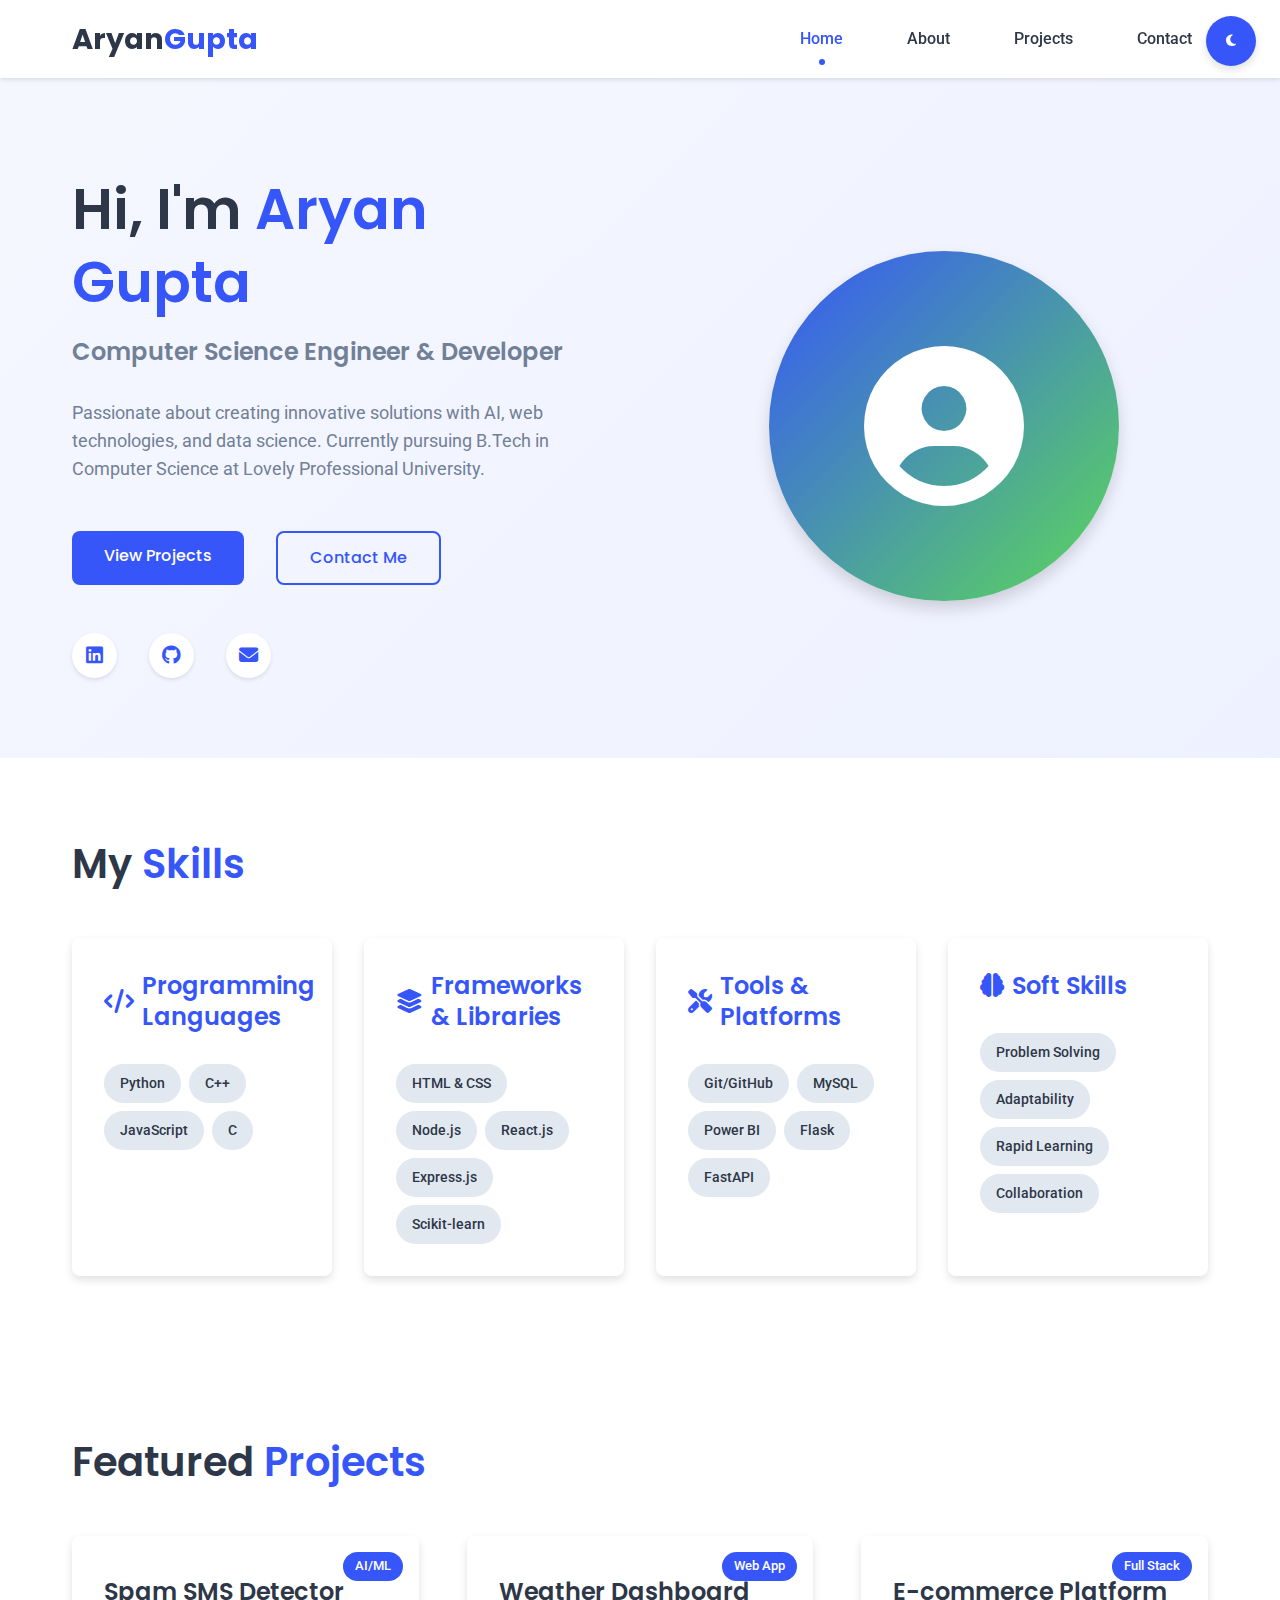
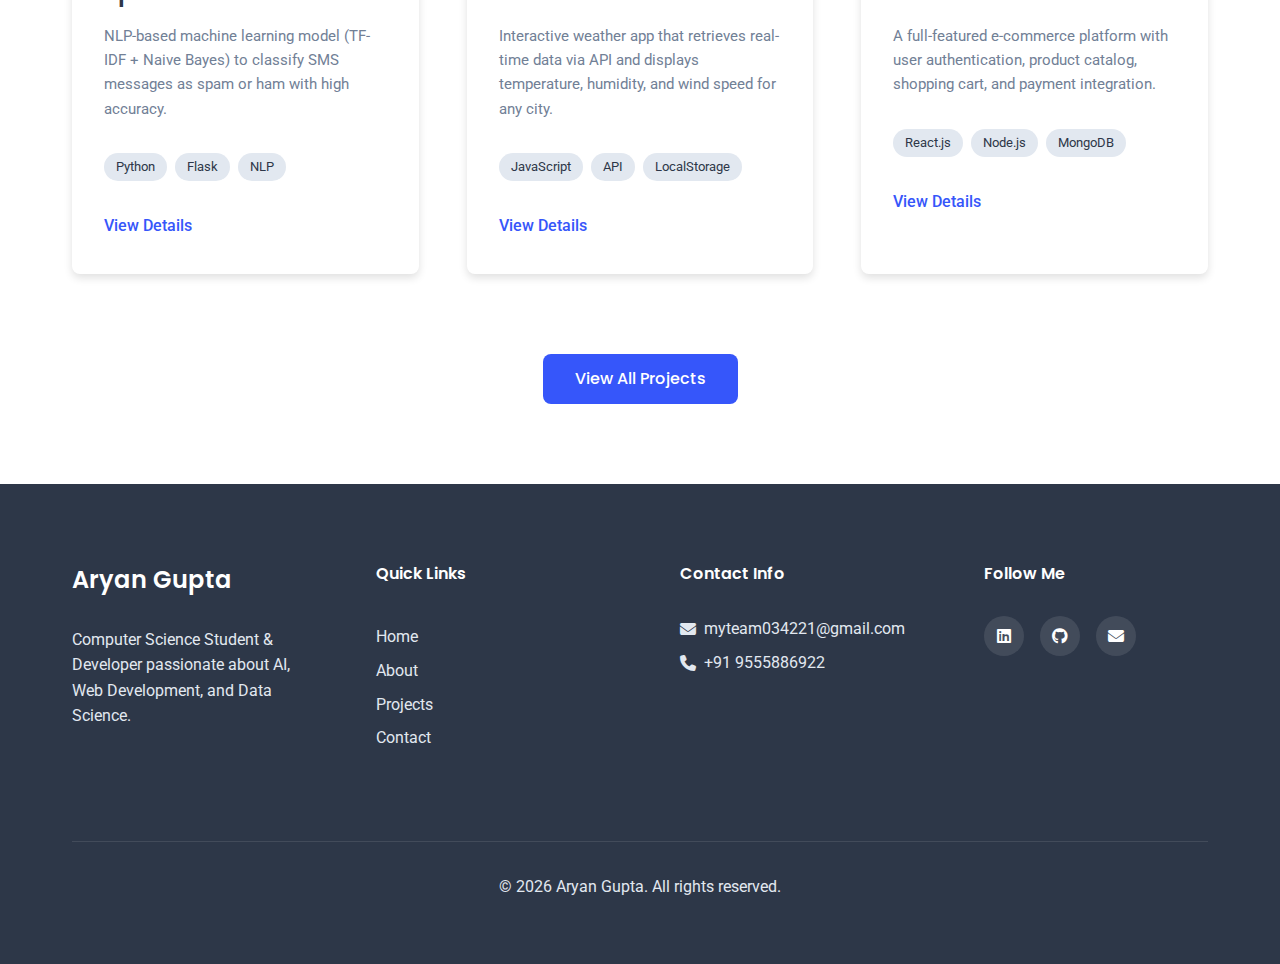
<file: index.html>
<!DOCTYPE html>
<html lang="en">
<head>
    <meta charset="UTF-8">
    <meta name="viewport" content="width=device-width, initial-scale=1.0">
    <title>Aryan Gupta | Portfolio</title>
    <link rel="stylesheet" href="css/style.css">
    <link rel="stylesheet" href="css/dark-mode.css">
    <link rel="stylesheet" href="https://cdnjs.cloudflare.com/ajax/libs/font-awesome/6.4.0/css/all.min.css">
    <link href="https://fonts.googleapis.com/css2?family=Poppins:wght@300;400;500;600;700&family=Roboto:wght@300;400;500&display=swap" rel="stylesheet">
</head>
<body>
    <!-- Theme Toggle Button -->
    <button id="theme-toggle" class="theme-toggle" aria-label="Toggle dark/light mode">
        <i class="fas fa-moon"></i>
    </button>

    <!-- Navigation Bar -->
    <nav class="navbar">
        <div class="container">
            <a href="index.html" class="logo">Aryan<span>Gupta</span></a>
            <div class="nav-links">
                <a href="index.html" class="active">Home</a>
                <a href="about.html">About</a>
                <a href="projects.html">Projects</a>
                <a href="contact.html">Contact</a>
            </div>
            <button class="menu-toggle" aria-label="Menu">
                <i class="fas fa-bars"></i>
            </button>
        </div>
    </nav>

    <!-- Hero Section -->
    <section class="hero">
        <div class="container">
            <div class="hero-content">
                <div class="hero-text">
                    <h1 class="hero-title">Hi, I'm <span class="highlight">Aryan Gupta</span></h1>
                    <h2 class="hero-subtitle">Computer Science Engineer & Developer</h2>
                    <p class="hero-description">Passionate about creating innovative solutions with AI, web technologies, and data science. Currently pursuing B.Tech in Computer Science at Lovely Professional University.</p>
                    <div class="hero-buttons">
                        <a href="projects.html" class="btn btn-primary">View Projects</a>
                        <a href="contact.html" class="btn btn-secondary">Contact Me</a>
                    </div>
                    <div class="social-links">
                        <a href="https://linkedin.com/in/aryan-gupta-ago" target="_blank"><i class="fab fa-linkedin"></i></a>
                        <a href="https://github.com/aryanishan" target="_blank"><i class="fab fa-github"></i></a>
                        <a href="mailto:myteam034221@gmail.com"><i class="fas fa-envelope"></i></a>
                    </div>
                </div>
                <div class="hero-image">
                    <div class="image-placeholder">
                        <i class="fas fa-user-circle"></i>
                    </div>
                </div>
            </div>
        </div>
    </section>

    <!-- Skills Section -->
    <section class="skills">
        <div class="container">
            <h2 class="section-title">My <span class="highlight">Skills</span></h2>
            <div class="skills-grid">
                <div class="skill-category">
                    <h3><i class="fas fa-code"></i> Programming Languages</h3>
                    <div class="skill-tags">
                        <span class="skill-tag">Python</span>
                        <span class="skill-tag">C++</span>
                        <span class="skill-tag">JavaScript</span>
                        <span class="skill-tag">C</span>
                    </div>
                </div>
                <div class="skill-category">
                    <h3><i class="fas fa-layer-group"></i> Frameworks & Libraries</h3>
                    <div class="skill-tags">
                        <span class="skill-tag">HTML & CSS</span>
                        <span class="skill-tag">Node.js</span>
                        <span class="skill-tag">React.js</span>
                        <span class="skill-tag">Express.js</span>
                        <span class="skill-tag">Scikit-learn</span>
                    </div>
                </div>
                <div class="skill-category">
                    <h3><i class="fas fa-tools"></i> Tools & Platforms</h3>
                    <div class="skill-tags">
                        <span class="skill-tag">Git/GitHub</span>
                        <span class="skill-tag">MySQL</span>
                        <span class="skill-tag">Power BI</span>
                        <span class="skill-tag">Flask</span>
                        <span class="skill-tag">FastAPI</span>
                    </div>
                </div>
                <div class="skill-category">
                    <h3><i class="fas fa-brain"></i> Soft Skills</h3>
                    <div class="skill-tags">
                        <span class="skill-tag">Problem Solving</span>
                        <span class="skill-tag">Adaptability</span>
                        <span class="skill-tag">Rapid Learning</span>
                        <span class="skill-tag">Collaboration</span>
                    </div>
                </div>
            </div>
        </div>
    </section>

    <!-- Projects Preview Section -->
    <section class="projects-preview">
        <div class="container">
            <h2 class="section-title">Featured <span class="highlight">Projects</span></h2>
            <div class="projects-grid">
                <div class="project-card">
                    <div class="project-badge">AI/ML</div>
                    <h3 class="project-title">Spam SMS Detector</h3>
                    <p class="project-description">NLP-based machine learning model (TF-IDF + Naive Bayes) to classify SMS messages as spam or ham with high accuracy.</p>
                    <div class="project-tech">
                        <span>Python</span>
                        <span>Flask</span>
                        <span>NLP</span>
                    </div>
                    <a href="projects.html#spam-detector" class="project-link">View Details</a>
                </div>
                <div class="project-card">
                    <div class="project-badge">Web App</div>
                    <h3 class="project-title">Weather Dashboard</h3>
                    <p class="project-description">Interactive weather app that retrieves real-time data via API and displays temperature, humidity, and wind speed for any city.</p>
                    <div class="project-tech">
                        <span>JavaScript</span>
                        <span>API</span>
                        <span>LocalStorage</span>
                    </div>
                    <a href="projects.html#weather-app" class="project-link">View Details</a>
                </div>
                <div class="project-card">
                    <div class="project-badge">Full Stack</div>
                    <h3 class="project-title">E-commerce Platform</h3>
                    <p class="project-description">A full-featured e-commerce platform with user authentication, product catalog, shopping cart, and payment integration.</p>
                    <div class="project-tech">
                        <span>React.js</span>
                        <span>Node.js</span>
                        <span>MongoDB</span>
                    </div>
                    <a href="projects.html#ecommerce" class="project-link">View Details</a>
                </div>
            </div>
            <div class="text-center">
                <a href="projects.html" class="btn btn-primary">View All Projects</a>
            </div>
        </div>
    </section>

    <!-- Footer -->
    <footer class="footer">
        <div class="container">
            <div class="footer-content">
                <div class="footer-info">
                    <h3>Aryan Gupta</h3>
                    <p>Computer Science Student & Developer passionate about AI, Web Development, and Data Science.</p>
                </div>
                <div class="footer-links">
                    <h4>Quick Links</h4>
                    <a href="index.html">Home</a>
                    <a href="about.html">About</a>
                    <a href="projects.html">Projects</a>
                    <a href="contact.html">Contact</a>
                </div>
                <div class="footer-contact">
                    <h4>Contact Info</h4>
                    <p><i class="fas fa-envelope"></i> myteam034221@gmail.com</p>
                    <p><i class="fas fa-phone"></i> +91 9555886922</p>
                </div>
                <div class="footer-social">
                    <h4>Follow Me</h4>
                    <div class="social-icons">
                        <a href="https://www.linkedin.com/in/aryan-gupta-ag01/" target="_blank"><i class="fab fa-linkedin"></i></a>
                        <a href="https://github.com/aryanishan" target="_blank"><i class="fab fa-github"></i></a>
                        <a href="mailto:myteam034221@gmail.com"><i class="fas fa-envelope"></i></a>
                    </div>
                </div>
            </div>
            <div class="footer-bottom">
                <p>&copy; <span id="current-year"></span> Aryan Gupta. All rights reserved.</p>
            </div>
        </div>
    </footer>

    <script src="js/script.js"></script>
</body>
</html>
</file>
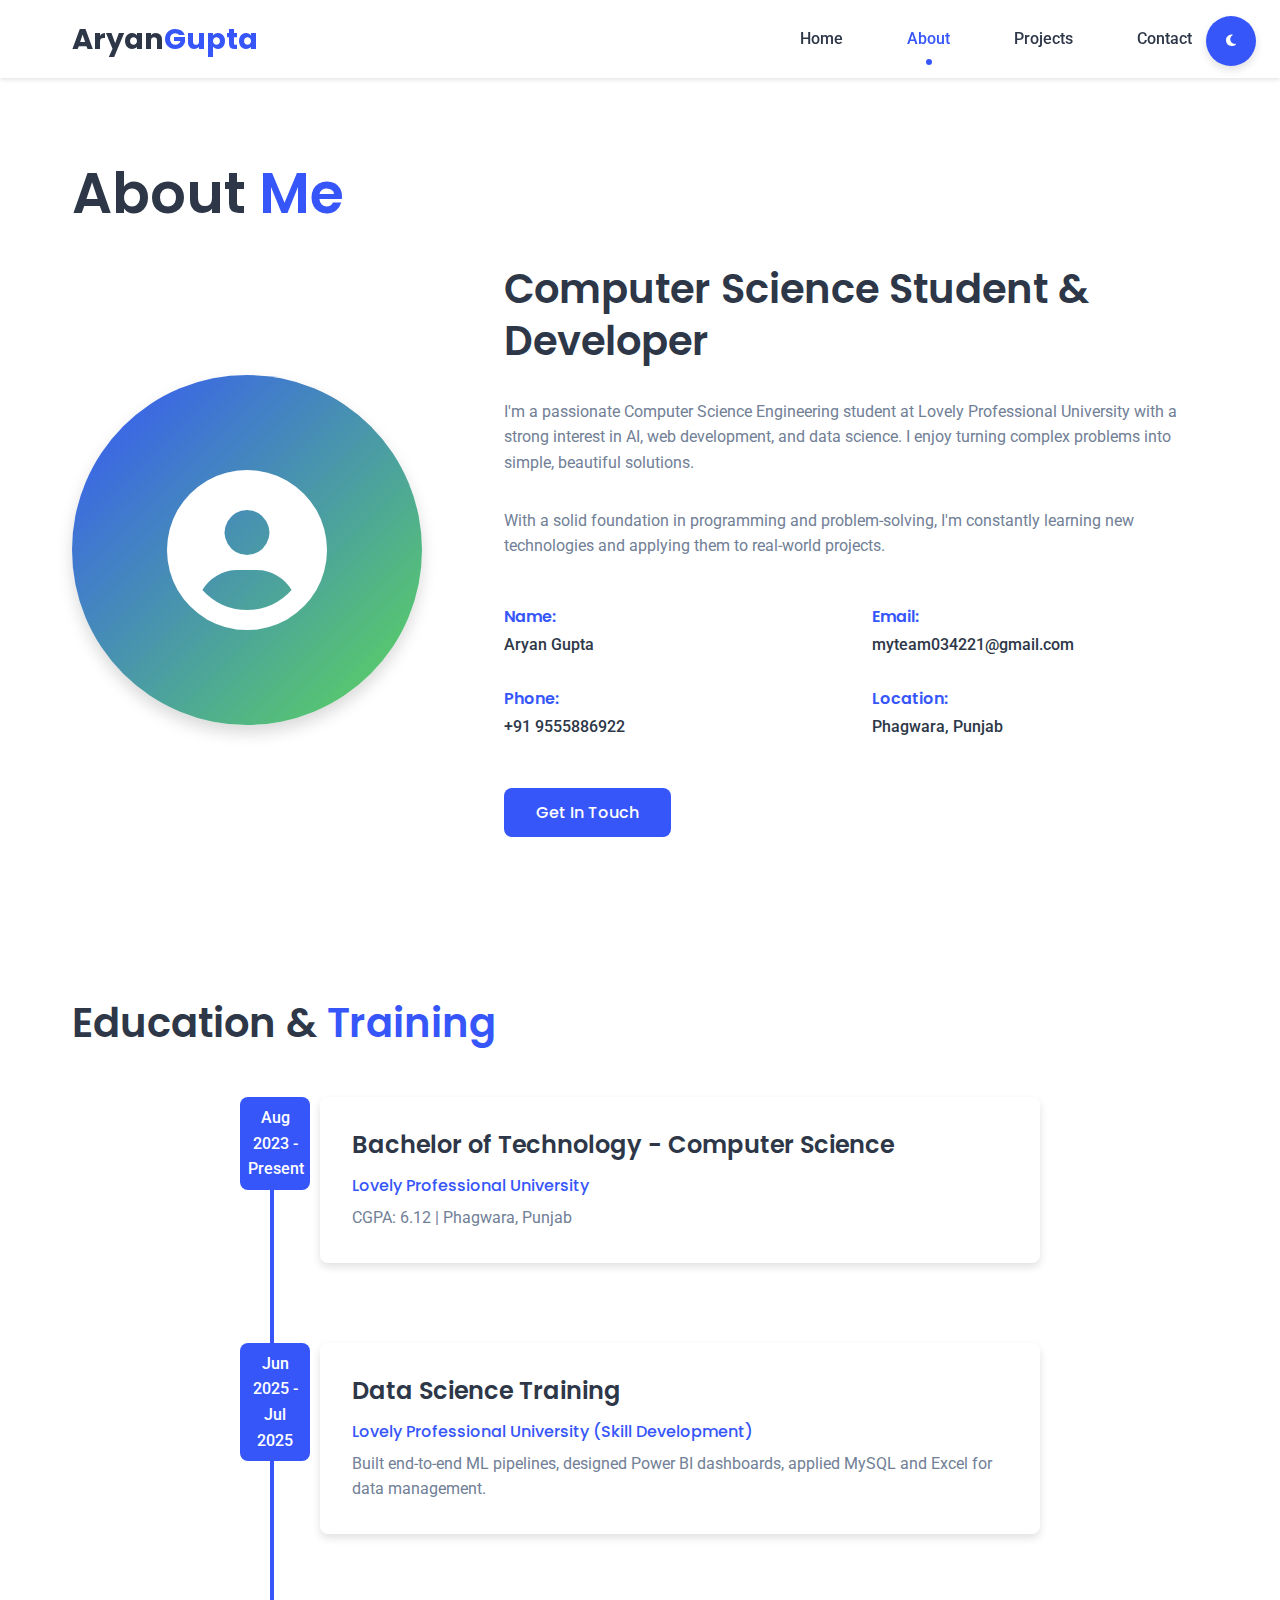
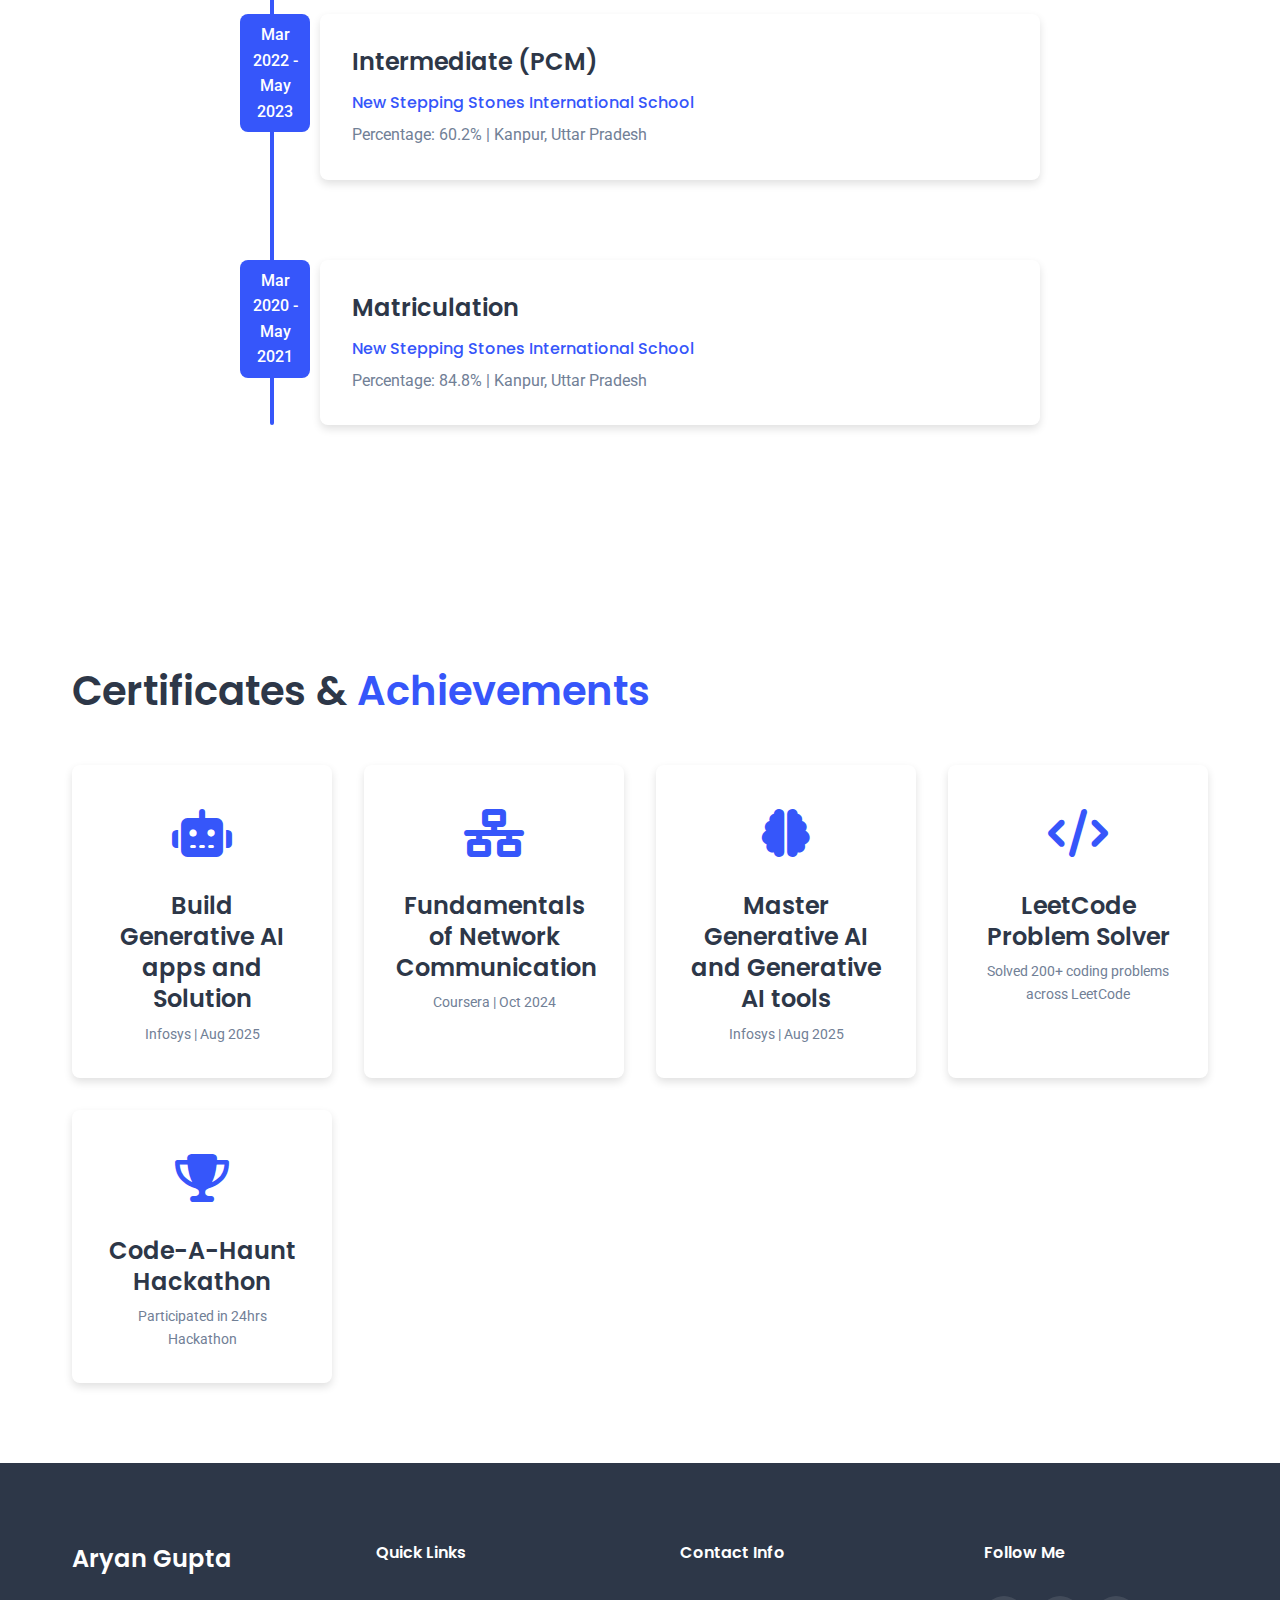
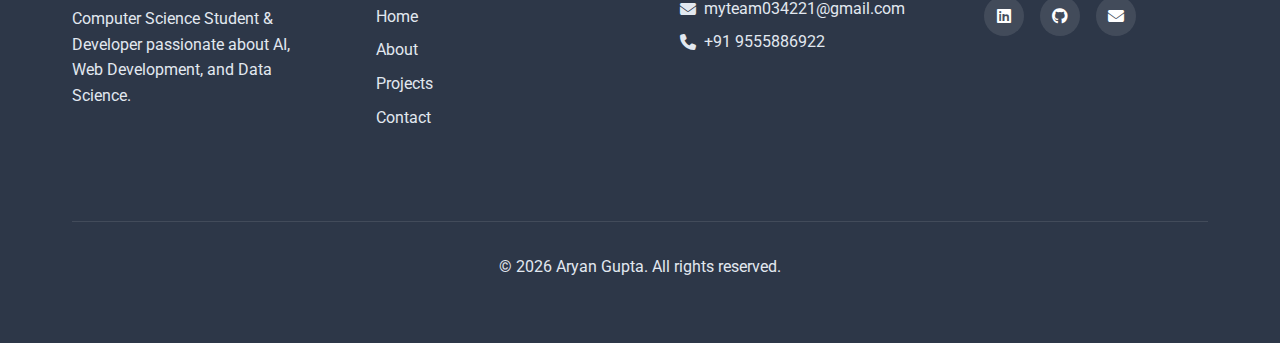
<file: about.html>
<!DOCTYPE html>
<html lang="en">
<head>
    <meta charset="UTF-8">
    <meta name="viewport" content="width=device-width, initial-scale=1.0">
    <title>About | Aryan Gupta</title>
    <link rel="stylesheet" href="css/style.css">
    <link rel="stylesheet" href="css/dark-mode.css">
    <link rel="stylesheet" href="https://cdnjs.cloudflare.com/ajax/libs/font-awesome/6.4.0/css/all.min.css">
    <link href="https://fonts.googleapis.com/css2?family=Poppins:wght@300;400;500;600;700&family=Roboto:wght@300;400;500&display=swap" rel="stylesheet">
</head>
<body>
    <!-- Theme Toggle Button -->
    <button id="theme-toggle" class="theme-toggle" aria-label="Toggle dark/light mode">
        <i class="fas fa-moon"></i>
    </button>

    <!-- Navigation Bar -->
    <nav class="navbar">
        <div class="container">
            <a href="index.html" class="logo">Aryan<span>Gupta</span></a>
            <div class="nav-links">
                <a href="index.html">Home</a>
                <a href="about.html" class="active">About</a>
                <a href="projects.html">Projects</a>
                <a href="contact.html">Contact</a>
            </div>
            <button class="menu-toggle" aria-label="Menu">
                <i class="fas fa-bars"></i>
            </button>
        </div>
    </nav>

    <!-- About Hero -->
    <section class="about-hero">
        <div class="container">
            <h1 class="section-title">About <span class="highlight">Me</span></h1>
            <div class="about-content">
                <div class="about-image">
                    <div class="image-placeholder">
                        <i class="fas fa-user-circle"></i>
                    </div>
                </div>
                <div class="about-text">
                    <h2>Computer Science Student & Developer</h2>
                    <p>I'm a passionate Computer Science Engineering student at Lovely Professional University with a strong interest in AI, web development, and data science. I enjoy turning complex problems into simple, beautiful solutions.</p>
                    <p>With a solid foundation in programming and problem-solving, I'm constantly learning new technologies and applying them to real-world projects.</p>
                    
                    <div class="about-details">
                        <div class="detail-item">
                            <h4>Name:</h4>
                            <p>Aryan Gupta</p>
                        </div>
                        <div class="detail-item">
                            <h4>Email:</h4>
                            <p>myteam034221@gmail.com</p>
                        </div>
                        <div class="detail-item">
                            <h4>Phone:</h4>
                            <p>+91 9555886922</p>
                        </div>
                        <div class="detail-item">
                            <h4>Location:</h4>
                            <p>Phagwara, Punjab</p>
                        </div>
                    </div>
                    
                    <a href="contact.html" class="btn btn-primary">Get In Touch</a>
                </div>
            </div>
        </div>
    </section>

    <!-- Education & Training -->
    <section class="education">
        <div class="container">
            <h2 class="section-title">Education & <span class="highlight">Training</span></h2>
            
            <div class="timeline">
                <div class="timeline-item">
                    <div class="timeline-date">Aug 2023 - Present</div>
                    <div class="timeline-content">
                        <h3>Bachelor of Technology - Computer Science</h3>
                        <h4>Lovely Professional University</h4>
                        <p>CGPA: 6.12 | Phagwara, Punjab</p>
                    </div>
                </div>
                
                <div class="timeline-item">
                    <div class="timeline-date">Jun 2025 - Jul 2025</div>
                    <div class="timeline-content">
                        <h3>Data Science Training</h3>
                        <h4>Lovely Professional University (Skill Development)</h4>
                        <p>Built end-to-end ML pipelines, designed Power BI dashboards, applied MySQL and Excel for data management.</p>
                    </div>
                </div>
                
                <div class="timeline-item">
                    <div class="timeline-date">Mar 2022 - May 2023</div>
                    <div class="timeline-content">
                        <h3>Intermediate (PCM)</h3>
                        <h4>New Stepping Stones International School</h4>
                        <p>Percentage: 60.2% | Kanpur, Uttar Pradesh</p>
                    </div>
                </div>
                
                <div class="timeline-item">
                    <div class="timeline-date">Mar 2020 - May 2021</div>
                    <div class="timeline-content">
                        <h3>Matriculation</h3>
                        <h4>New Stepping Stones International School</h4>
                        <p>Percentage: 84.8% | Kanpur, Uttar Pradesh</p>
                    </div>
                </div>
            </div>
        </div>
    </section>

    <!-- Certificates Section -->
    <section class="certificates">
        <div class="container">
            <h2 class="section-title">Certificates & <span class="highlight">Achievements</span></h2>
            
            <div class="certificates-grid">
                <div class="certificate-card">
                    <div class="certificate-icon">
                        <i class="fas fa-robot"></i>
                    </div>
                    <h3>Build Generative AI apps and Solution</h3>
                    <p>Infosys | Aug 2025</p>
                </div>
                
                <div class="certificate-card">
                    <div class="certificate-icon">
                        <i class="fas fa-network-wired"></i>
                    </div>
                    <h3>Fundamentals of Network Communication</h3>
                    <p>Coursera | Oct 2024</p>
                </div>
                
                <div class="certificate-card">
                    <div class="certificate-icon">
                        <i class="fas fa-brain"></i>
                    </div>
                    <h3>Master Generative AI and Generative AI tools</h3>
                    <p>Infosys | Aug 2025</p>
                </div>
                
                <div class="certificate-card">
                    <div class="certificate-icon">
                        <i class="fas fa-code"></i>
                    </div>
                    <h3>LeetCode Problem Solver</h3>
                    <p>Solved 200+ coding problems across LeetCode</p>
                </div>
                
                <div class="certificate-card">
                    <div class="certificate-icon">
                        <i class="fas fa-trophy"></i>
                    </div>
                    <h3>Code-A-Haunt Hackathon</h3>
                    <p>Participated in 24hrs Hackathon</p>
                </div>
            </div>
        </div>
    </section>

    <!-- Footer -->
    <footer class="footer">
        <div class="container">
            <div class="footer-content">
                <div class="footer-info">
                    <h3>Aryan Gupta</h3>
                    <p>Computer Science Student & Developer passionate about AI, Web Development, and Data Science.</p>
                </div>
                <div class="footer-links">
                    <h4>Quick Links</h4>
                    <a href="index.html">Home</a>
                    <a href="about.html">About</a>
                    <a href="projects.html">Projects</a>
                    <a href="contact.html">Contact</a>
                </div>
                <div class="footer-contact">
                    <h4>Contact Info</h4>
                    <p><i class="fas fa-envelope"></i> myteam034221@gmail.com</p>
                    <p><i class="fas fa-phone"></i> +91 9555886922</p>
                </div>
                <div class="footer-social">
                    <h4>Follow Me</h4>
                    <div class="social-icons">
                        <a href="https://www.linkedin.com/in/aryan-gupta-ag01/" target="_blank"><i class="fab fa-linkedin"></i></a>
                        <a href="https://github.com/aryanishan" target="_blank"><i class="fab fa-github"></i></a>
                        <a href="mailto:myteam034221@gmail.com"><i class="fas fa-envelope"></i></a>
                    </div>
                </div>
            </div>
            <div class="footer-bottom">
                <p>&copy; <span id="current-year"></span> Aryan Gupta. All rights reserved.</p>
            </div>
        </div>
    </footer>

    <script src="js/script.js"></script>
</body>
</html>
</file>
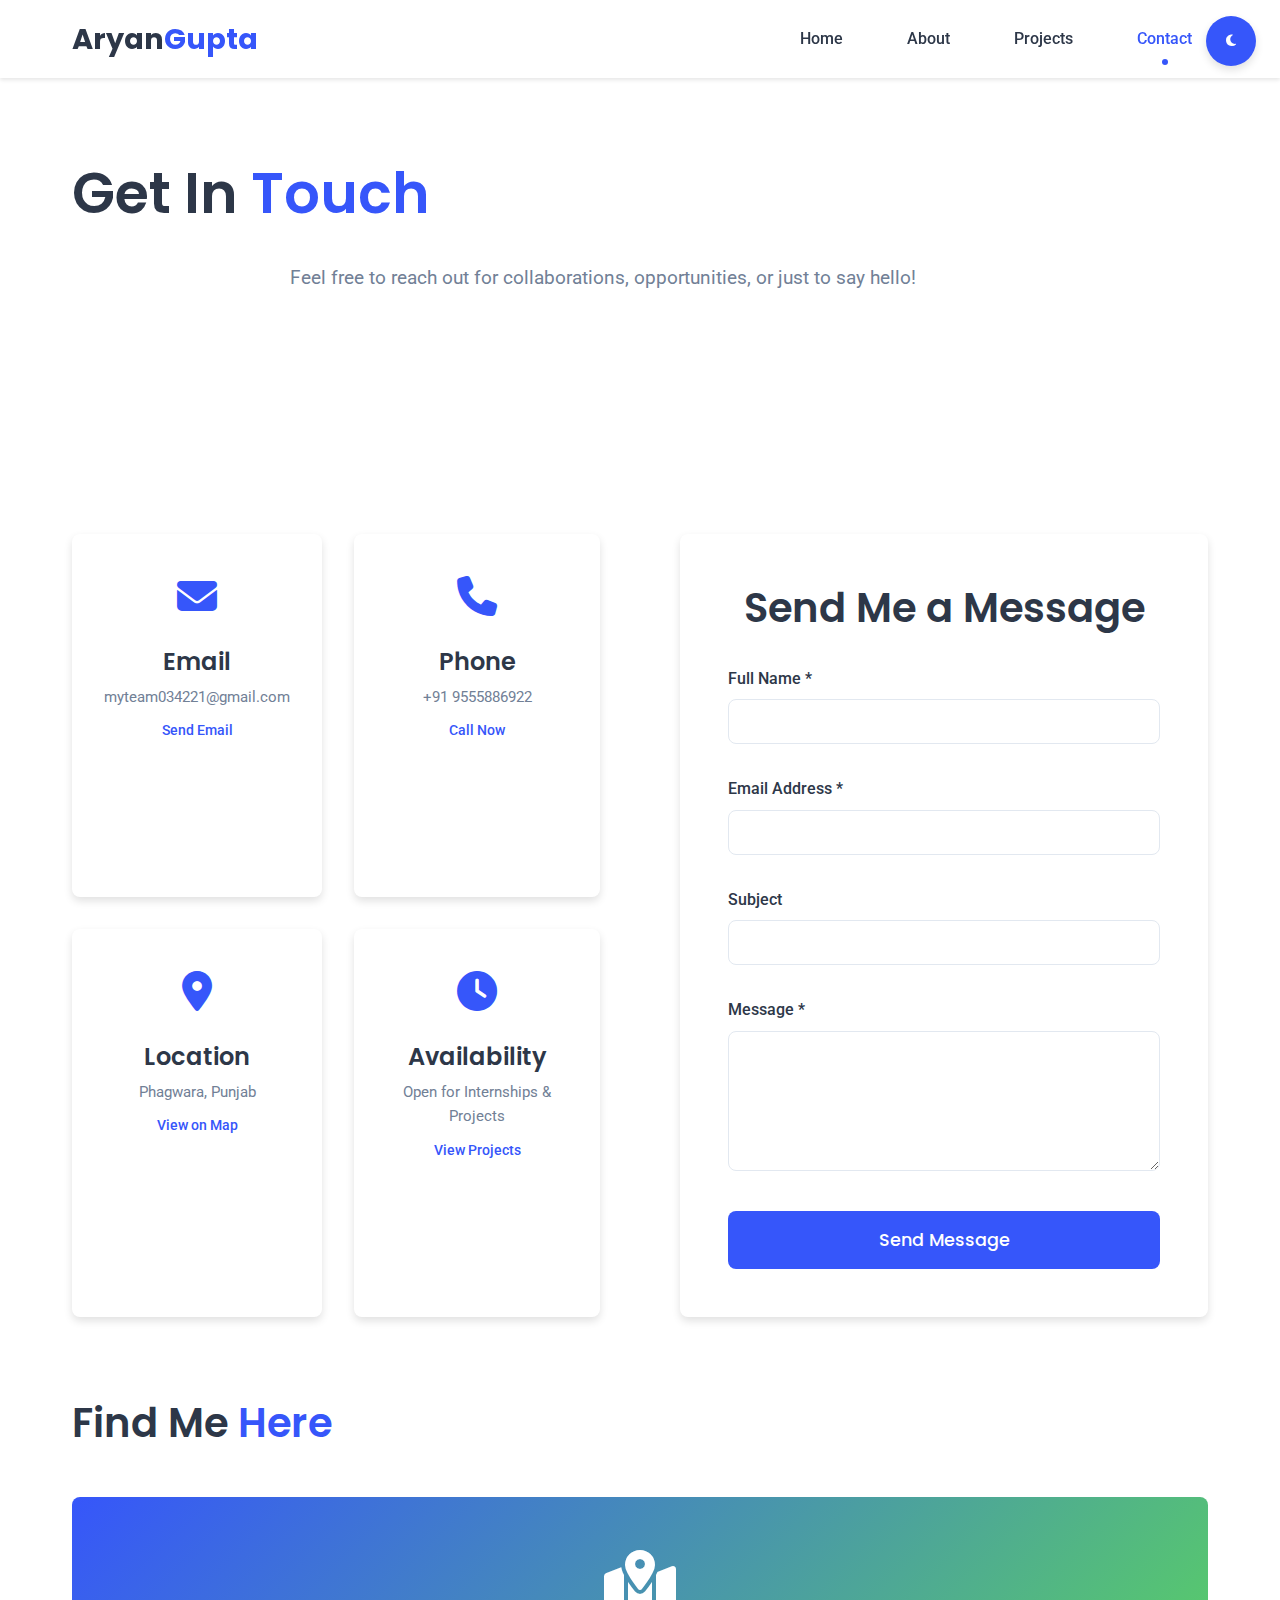
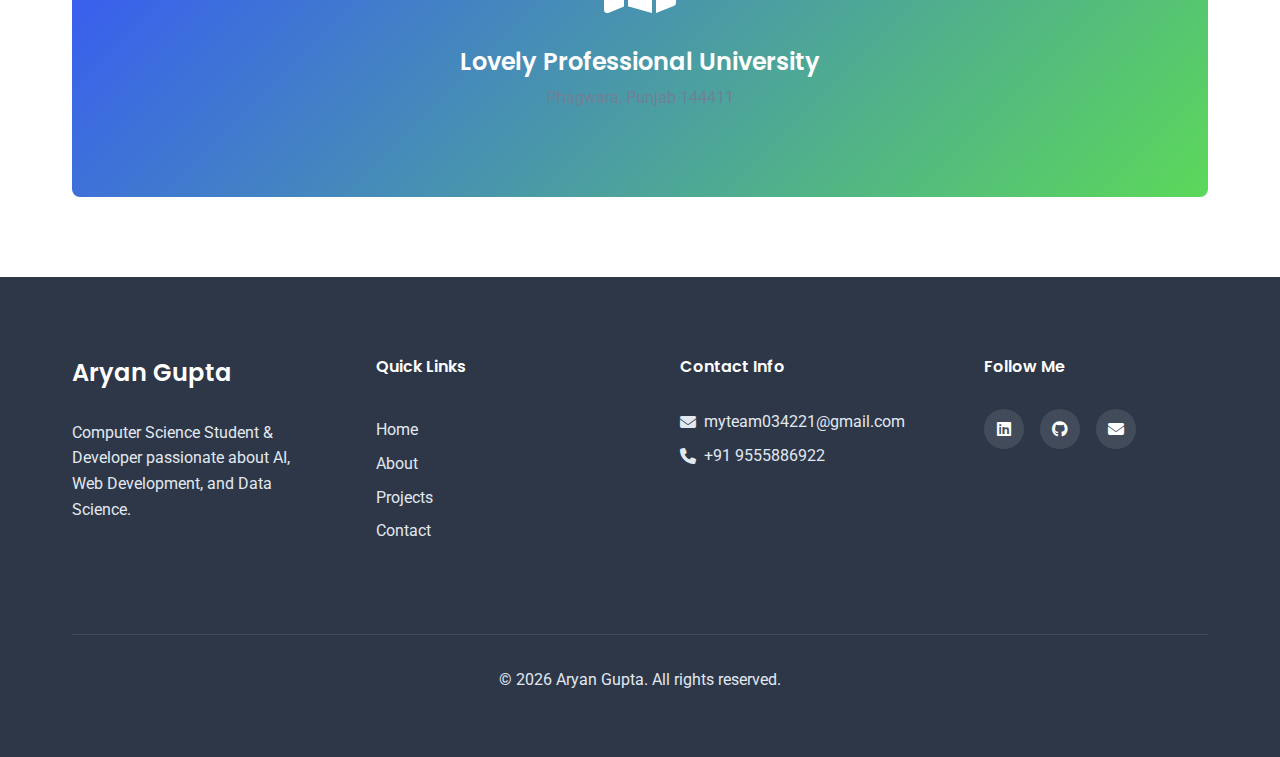
<file: contact.html>
<!DOCTYPE html>
<html lang="en">
<head>
    <meta charset="UTF-8">
    <meta name="viewport" content="width=device-width, initial-scale=1.0">
    <title>Contact | Aryan Gupta</title>
    <link rel="stylesheet" href="css/style.css">
    <link rel="stylesheet" href="css/dark-mode.css">
    <link rel="stylesheet" href="https://cdnjs.cloudflare.com/ajax/libs/font-awesome/6.4.0/css/all.min.css">
    <link href="https://fonts.googleapis.com/css2?family=Poppins:wght@300;400;500;600;700&family=Roboto:wght@300;400;500&display=swap" rel="stylesheet">
</head>
<body>
    <!-- Theme Toggle Button -->
    <button id="theme-toggle" class="theme-toggle" aria-label="Toggle dark/light mode">
        <i class="fas fa-moon"></i>
    </button>

    <!-- Navigation Bar -->
    <nav class="navbar">
        <div class="container">
            <a href="index.html" class="logo">Aryan<span>Gupta</span></a>
            <div class="nav-links">
                <a href="index.html">Home</a>
                <a href="about.html">About</a>
                <a href="projects.html">Projects</a>
                <a href="contact.html" class="active">Contact</a>
            </div>
            <button class="menu-toggle" aria-label="Menu">
                <i class="fas fa-bars"></i>
            </button>
        </div>
    </nav>

    <!-- Contact Hero -->
    <section class="contact-hero">
        <div class="container">
            <h1 class="section-title">Get In <span class="highlight">Touch</span></h1>
            <p class="section-subtitle">Feel free to reach out for collaborations, opportunities, or just to say hello!</p>
        </div>
    </section>

    <!-- Contact Section -->
    <section class="contact-section">
        <div class="container">
            <div class="contact-content">
                <!-- Contact Info -->
                <div class="contact-info">
                    <div class="contact-card">
                        <div class="contact-icon">
                            <i class="fas fa-envelope"></i>
                        </div>
                        <h3>Email</h3>
                        <p>myteam034221@gmail.com</p>
                        <a href="mailto:myteam034221@gmail.com">Send Email</a>
                    </div>
                    
                    <div class="contact-card">
                        <div class="contact-icon">
                            <i class="fas fa-phone"></i>
                        </div>
                        <h3>Phone</h3>
                        <p>+91 9555886922</p>
                        <a href="tel:+919555886922">Call Now</a>
                    </div>
                    
                    <div class="contact-card">
                        <div class="contact-icon">
                            <i class="fas fa-map-marker-alt"></i>
                        </div>
                        <h3>Location</h3>
                        <p>Phagwara, Punjab</p>
                        <a href="https://maps.google.com" target="_blank">View on Map</a>
                    </div>
                    
                    <div class="contact-card">
                        <div class="contact-icon">
                            <i class="fas fa-clock"></i>
                        </div>
                        <h3>Availability</h3>
                        <p>Open for Internships & Projects</p>
                        <a href="projects.html">View Projects</a>
                    </div>
                </div>
                
                <!-- Contact Form -->
                <div class="contact-form-container">
                    <h2>Send Me a Message</h2>
                    <form id="contactForm" class="contact-form">
                        <div class="form-group">
                            <label for="name">Full Name *</label>
                            <input type="text" id="name" name="name" required>
                            <div class="error-message" id="name-error"></div>
                        </div>
                        
                        <div class="form-group">
                            <label for="email">Email Address *</label>
                            <input type="email" id="email" name="email" required>
                            <div class="error-message" id="email-error"></div>
                        </div>
                        
                        <div class="form-group">
                            <label for="subject">Subject</label>
                            <input type="text" id="subject" name="subject">
                        </div>
                        
                        <div class="form-group">
                            <label for="message">Message *</label>
                            <textarea id="message" name="message" rows="6" required></textarea>
                            <div class="error-message" id="message-error"></div>
                        </div>
                        
                        <button type="submit" class="btn btn-primary">Send Message</button>
                        <div id="form-message"></div>
                    </form>
                </div>
            </div>
        </div>
    </section>

    <!-- Map Section -->
    <section class="map-section">
        <div class="container">
            <h2 class="section-title">Find Me <span class="highlight">Here</span></h2>
            <div class="map-placeholder">
                <div class="map-content">
                    <i class="fas fa-map-marked-alt"></i>
                    <h3>Lovely Professional University</h3>
                    <p>Phagwara, Punjab 144411</p>
                </div>
            </div>
        </div>
    </section>

    <!-- Footer -->
    <footer class="footer">
        <div class="container">
            <div class="footer-content">
                <div class="footer-info">
                    <h3>Aryan Gupta</h3>
                    <p>Computer Science Student & Developer passionate about AI, Web Development, and Data Science.</p>
                </div>
                <div class="footer-links">
                    <h4>Quick Links</h4>
                    <a href="index.html">Home</a>
                    <a href="about.html">About</a>
                    <a href="projects.html">Projects</a>
                    <a href="contact.html">Contact</a>
                </div>
                <div class="footer-contact">
                    <h4>Contact Info</h4>
                    <p><i class="fas fa-envelope"></i> myteam034221@gmail.com</p>
                    <p><i class="fas fa-phone"></i> +91 9555886922</p>
                </div>
                <div class="footer-social">
                    <h4>Follow Me</h4>
                    <div class="social-icons">
                        <a href="https://www.linkedin.com/in/aryan-gupta-ag01/" target="_blank"><i class="fab fa-linkedin"></i></a>
                        <a href="https://github.com/aryanishan" target="_blank"><i class="fab fa-github"></i></a>
                        <a href="mailto:myteam034221@gmail.com"><i class="fas fa-envelope"></i></a>
                    </div>
                </div>
            </div>
            <div class="footer-bottom">
                <p>&copy; <span id="current-year"></span> Aryan Gupta. All rights reserved.</p>
            </div>
        </div>
    </footer>

    <script src="js/script.js"></script>
    <script src="js/form-validation.js"></script>
</body>
</html>
</file>
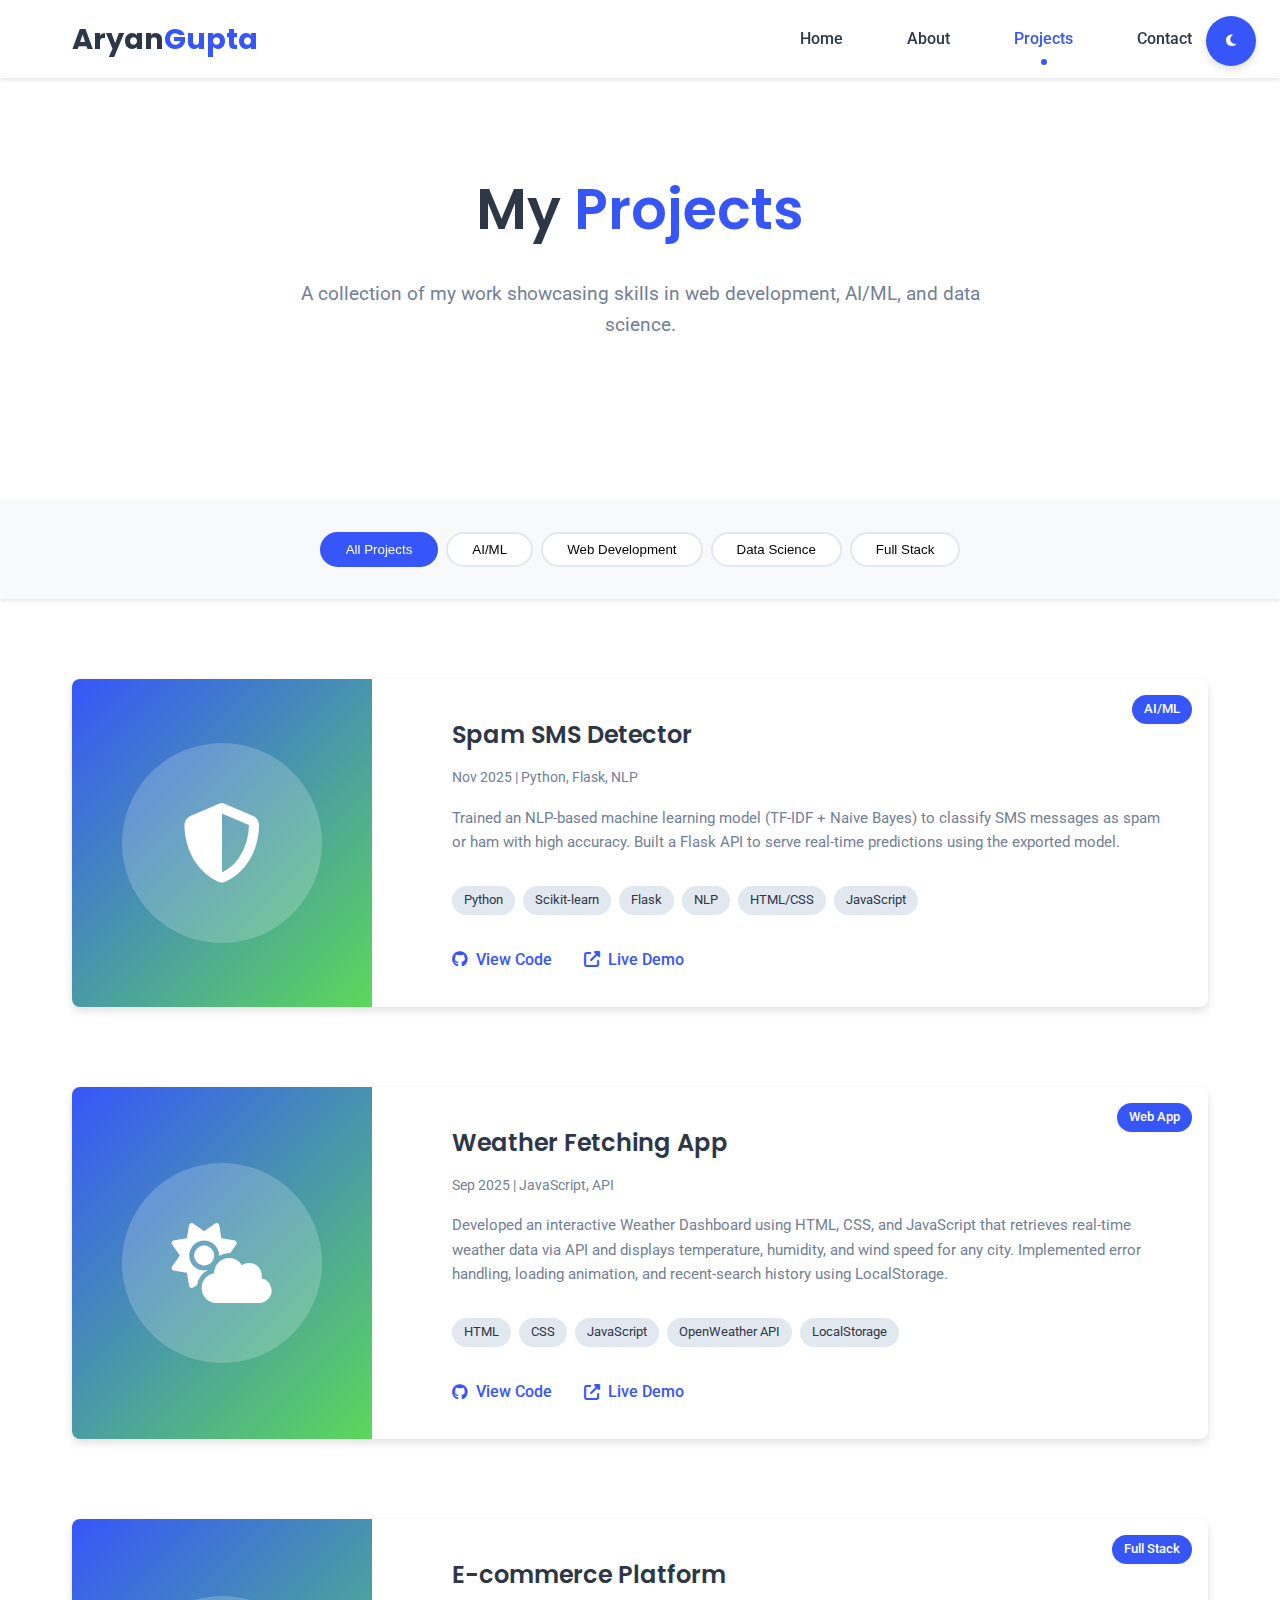
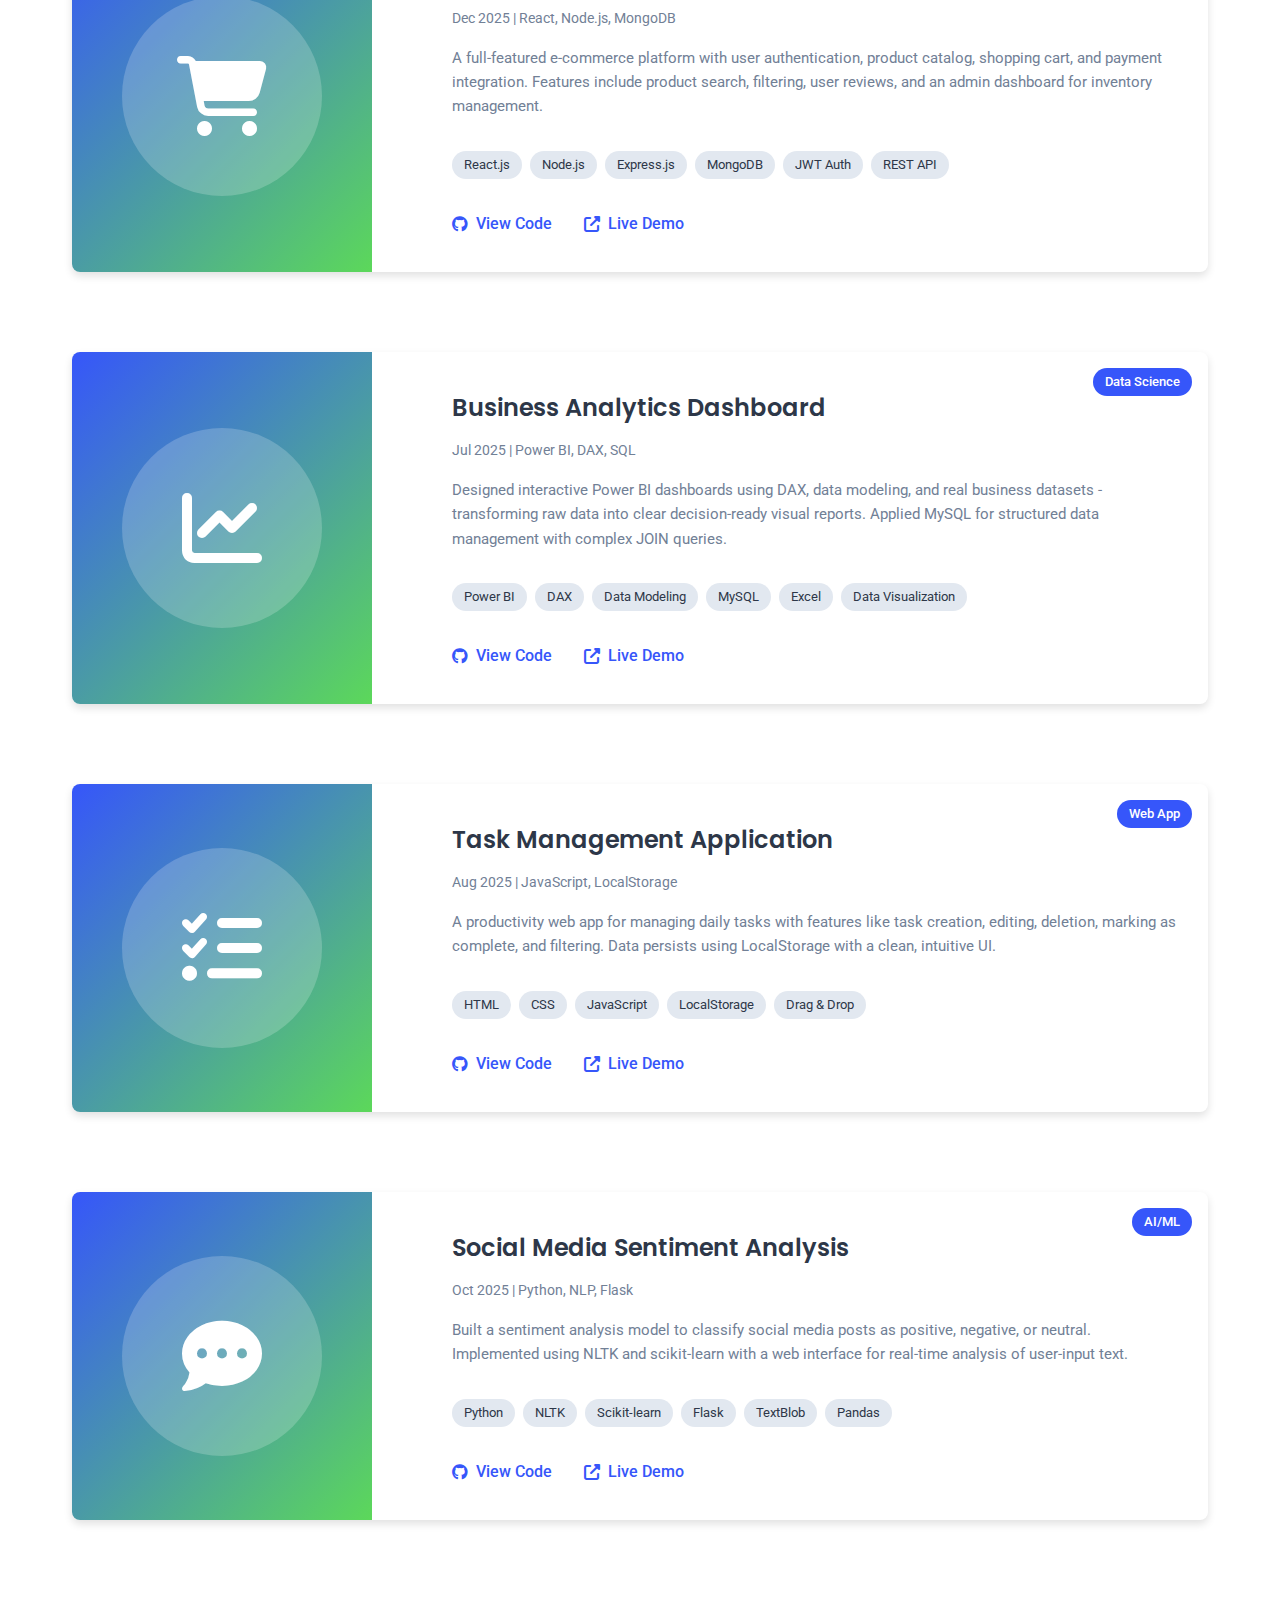
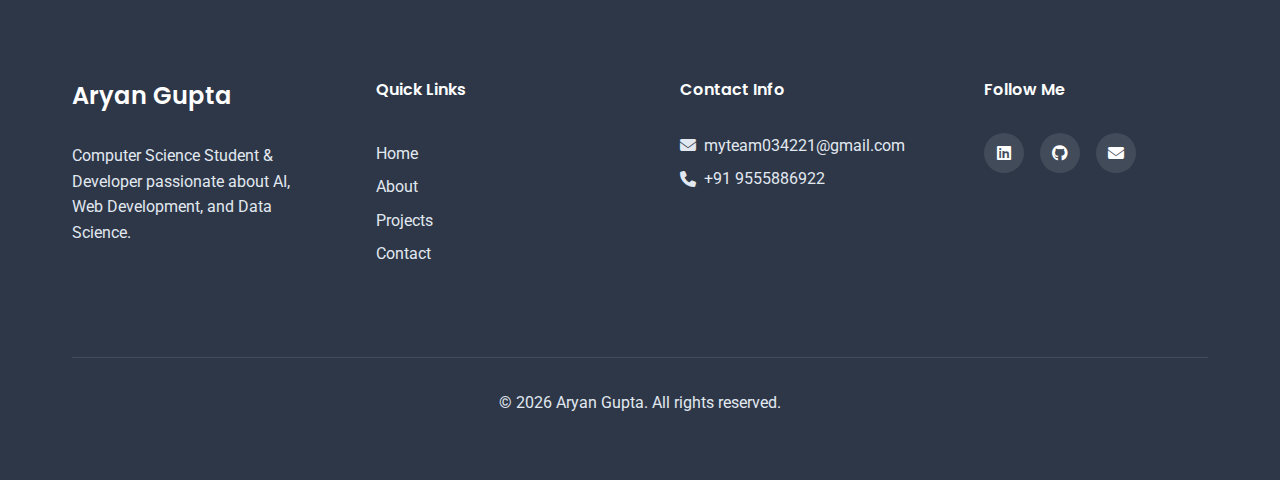
<file: projects.html>
<!DOCTYPE html>
<html lang="en">
<head>
    <meta charset="UTF-8">
    <meta name="viewport" content="width=device-width, initial-scale=1.0">
    <title>Projects | Aryan Gupta</title>
    <link rel="stylesheet" href="css/style.css">
    <link rel="stylesheet" href="css/dark-mode.css">
    <link rel="stylesheet" href="https://cdnjs.cloudflare.com/ajax/libs/font-awesome/6.4.0/css/all.min.css">
    <link href="https://fonts.googleapis.com/css2?family=Poppins:wght@300;400;500;600;700&family=Roboto:wght@300;400;500&display=swap" rel="stylesheet">
</head>
<body>
    <!-- Theme Toggle Button -->
    <button id="theme-toggle" class="theme-toggle" aria-label="Toggle dark/light mode">
        <i class="fas fa-moon"></i>
    </button>

    <!-- Navigation Bar -->
    <nav class="navbar">
        <div class="container">
            <a href="index.html" class="logo">Aryan<span>Gupta</span></a>
            <div class="nav-links">
                <a href="index.html">Home</a>
                <a href="about.html">About</a>
                <a href="projects.html" class="active">Projects</a>
                <a href="contact.html">Contact</a>
            </div>
            <button class="menu-toggle" aria-label="Menu">
                <i class="fas fa-bars"></i>
            </button>
        </div>
    </nav>

    <!-- Projects Hero -->
    <section class="projects-hero">
        <div class="container">
            <h1 class="section-title">My <span class="highlight">Projects</span></h1>
            <p class="section-subtitle">A collection of my work showcasing skills in web development, AI/ML, and data science.</p>
        </div>
    </section>

    <!-- Projects Filter -->
    <section class="projects-filter">
        <div class="container">
            <div class="filter-buttons">
                <button class="filter-btn active" data-filter="all">All Projects</button>
                <button class="filter-btn" data-filter="ai">AI/ML</button>
                <button class="filter-btn" data-filter="web">Web Development</button>
                <button class="filter-btn" data-filter="data">Data Science</button>
                <button class="filter-btn" data-filter="fullstack">Full Stack</button>
            </div>
        </div>
    </section>

    <!-- Projects Gallery -->
    <section class="projects-gallery">
        <div class="container">
            <div class="projects-container">
                <!-- Project 1 - Spam SMS Detector -->
                <div class="project-item" data-category="ai" id="spam-detector">
                    <div class="project-image">
                        <div class="image-placeholder">
                            <i class="fas fa-shield-alt"></i>
                        </div>
                    </div>
                    <div class="project-info">
                        <div class="project-badge">AI/ML</div>
                        <h3 class="project-title">Spam SMS Detector</h3>
                        <div class="project-meta">Nov 2025 | Python, Flask, NLP</div>
                        <p class="project-description">Trained an NLP-based machine learning model (TF-IDF + Naive Bayes) to classify SMS messages as spam or ham with high accuracy. Built a Flask API to serve real-time predictions using the exported model.</p>
                        <div class="project-tech">
                            <span>Python</span>
                            <span>Scikit-learn</span>
                            <span>Flask</span>
                            <span>NLP</span>
                            <span>HTML/CSS</span>
                            <span>JavaScript</span>
                        </div>
                        <div class="project-links">
                            <a href="https://github.com/aryanishan" target="_blank" class="project-link">
                                <i class="fab fa-github"></i> View Code
                            </a>
                            <a href="#" class="project-link">
                                <i class="fas fa-external-link-alt"></i> Live Demo
                            </a>
                        </div>
                    </div>
                </div>
                
                <!-- Project 2 - Weather App -->
                <div class="project-item" data-category="web" id="weather-app">
                    <div class="project-image">
                        <div class="image-placeholder">
                            <i class="fas fa-cloud-sun"></i>
                        </div>
                    </div>
                    <div class="project-info">
                        <div class="project-badge">Web App</div>
                        <h3 class="project-title">Weather Fetching App</h3>
                        <div class="project-meta">Sep 2025 | JavaScript, API</div>
                        <p class="project-description">Developed an interactive Weather Dashboard using HTML, CSS, and JavaScript that retrieves real-time weather data via API and displays temperature, humidity, and wind speed for any city. Implemented error handling, loading animation, and recent-search history using LocalStorage.</p>
                        <div class="project-tech">
                            <span>HTML</span>
                            <span>CSS</span>
                            <span>JavaScript</span>
                            <span>OpenWeather API</span>
                            <span>LocalStorage</span>
                        </div>
                        <div class="project-links">
                            <a href="https://github.com/aryanishan" target="_blank" class="project-link">
                                <i class="fab fa-github"></i> View Code
                            </a>
                            <a href="#" class="project-link">
                                <i class="fas fa-external-link-alt"></i> Live Demo
                            </a>
                        </div>
                    </div>
                </div>
                
                <!-- Project 3 - E-commerce Platform -->
                <div class="project-item" data-category="fullstack" id="ecommerce">
                    <div class="project-image">
                        <div class="image-placeholder">
                            <i class="fas fa-shopping-cart"></i>
                        </div>
                    </div>
                    <div class="project-info">
                        <div class="project-badge">Full Stack</div>
                        <h3 class="project-title">E-commerce Platform</h3>
                        <div class="project-meta">Dec 2025 | React, Node.js, MongoDB</div>
                        <p class="project-description">A full-featured e-commerce platform with user authentication, product catalog, shopping cart, and payment integration. Features include product search, filtering, user reviews, and an admin dashboard for inventory management.</p>
                        <div class="project-tech">
                            <span>React.js</span>
                            <span>Node.js</span>
                            <span>Express.js</span>
                            <span>MongoDB</span>
                            <span>JWT Auth</span>
                            <span>REST API</span>
                        </div>
                        <div class="project-links">
                            <a href="https://github.com/aryanishan" target="_blank" class="project-link">
                                <i class="fab fa-github"></i> View Code
                            </a>
                            <a href="#" class="project-link">
                                <i class="fas fa-external-link-alt"></i> Live Demo
                            </a>
                        </div>
                    </div>
                </div>
                
                <!-- Project 4 - Power BI Dashboard -->
                <div class="project-item" data-category="data">
                    <div class="project-image">
                        <div class="image-placeholder">
                            <i class="fas fa-chart-line"></i>
                        </div>
                    </div>
                    <div class="project-info">
                        <div class="project-badge">Data Science</div>
                        <h3 class="project-title">Business Analytics Dashboard</h3>
                        <div class="project-meta">Jul 2025 | Power BI, DAX, SQL</div>
                        <p class="project-description">Designed interactive Power BI dashboards using DAX, data modeling, and real business datasets - transforming raw data into clear decision-ready visual reports. Applied MySQL for structured data management with complex JOIN queries.</p>
                        <div class="project-tech">
                            <span>Power BI</span>
                            <span>DAX</span>
                            <span>Data Modeling</span>
                            <span>MySQL</span>
                            <span>Excel</span>
                            <span>Data Visualization</span>
                        </div>
                        <div class="project-links">
                            <a href="https://github.com/aryanishan" target="_blank" class="project-link">
                                <i class="fab fa-github"></i> View Code
                            </a>
                            <a href="#" class="project-link">
                                <i class="fas fa-external-link-alt"></i> Live Demo
                            </a>
                        </div>
                    </div>
                </div>
                
                <!-- Project 5 - Task Management App -->
                <div class="project-item" data-category="web">
                    <div class="project-image">
                        <div class="image-placeholder">
                            <i class="fas fa-tasks"></i>
                        </div>
                    </div>
                    <div class="project-info">
                        <div class="project-badge">Web App</div>
                        <h3 class="project-title">Task Management Application</h3>
                        <div class="project-meta">Aug 2025 | JavaScript, LocalStorage</div>
                        <p class="project-description">A productivity web app for managing daily tasks with features like task creation, editing, deletion, marking as complete, and filtering. Data persists using LocalStorage with a clean, intuitive UI.</p>
                        <div class="project-tech">
                            <span>HTML</span>
                            <span>CSS</span>
                            <span>JavaScript</span>
                            <span>LocalStorage</span>
                            <span>Drag & Drop</span>
                        </div>
                        <div class="project-links">
                            <a href="https://github.com/aryanishan" target="_blank" class="project-link">
                                <i class="fab fa-github"></i> View Code
                            </a>
                            <a href="#" class="project-link">
                                <i class="fas fa-external-link-alt"></i> Live Demo
                            </a>
                        </div>
                    </div>
                </div>
                
                <!-- Project 6 - Sentiment Analysis -->
                <div class="project-item" data-category="ai">
                    <div class="project-image">
                        <div class="image-placeholder">
                            <i class="fas fa-comment-dots"></i>
                        </div>
                    </div>
                    <div class="project-info">
                        <div class="project-badge">AI/ML</div>
                        <h3 class="project-title">Social Media Sentiment Analysis</h3>
                        <div class="project-meta">Oct 2025 | Python, NLP, Flask</div>
                        <p class="project-description">Built a sentiment analysis model to classify social media posts as positive, negative, or neutral. Implemented using NLTK and scikit-learn with a web interface for real-time analysis of user-input text.</p>
                        <div class="project-tech">
                            <span>Python</span>
                            <span>NLTK</span>
                            <span>Scikit-learn</span>
                            <span>Flask</span>
                            <span>TextBlob</span>
                            <span>Pandas</span>
                        </div>
                        <div class="project-links">
                            <a href="https://github.com/aryanishan" target="_blank" class="project-link">
                                <i class="fab fa-github"></i> View Code
                            </a>
                            <a href="#" class="project-link">
                                <i class="fas fa-external-link-alt"></i> Live Demo
                            </a>
                        </div>
                    </div>
                </div>
            </div>
        </div>
    </section>

    <!-- Footer -->
    <footer class="footer">
        <div class="container">
            <div class="footer-content">
                <div class="footer-info">
                    <h3>Aryan Gupta</h3>
                    <p>Computer Science Student & Developer passionate about AI, Web Development, and Data Science.</p>
                </div>
                <div class="footer-links">
                    <h4>Quick Links</h4>
                    <a href="index.html">Home</a>
                    <a href="about.html">About</a>
                    <a href="projects.html">Projects</a>
                    <a href="contact.html">Contact</a>
                </div>
                <div class="footer-contact">
                    <h4>Contact Info</h4>
                    <p><i class="fas fa-envelope"></i> myteam034221@gmail.com</p>
                    <p><i class="fas fa-phone"></i> +91 9555886922</p>
                </div>
                <div class="footer-social">
                    <h4>Follow Me</h4>
                    <div class="social-icons">
                        <a href="https://linkedin.com/in/aryan-gupta-ago" target="_blank"><i class="fab fa-linkedin"></i></a>
                        <a href="https://github.com/aryanishan" target="_blank"><i class="fab fa-github"></i></a>
                        <a href="mailto:myteam034221@gmail.com"><i class="fas fa-envelope"></i></a>
                    </div>
                </div>
            </div>
            <div class="footer-bottom">
                <p>&copy; <span id="current-year"></span> Aryan Gupta. All rights reserved.</p>
            </div>
        </div>
    </footer>

    <script src="js/script.js"></script>
    <script src="js/projects.js"></script>
</body>
</html>
</file>
<file: css/style.css>
/* CSS Variables for Light Theme */
:root {
    /* Colors */
    --primary-color: #3656fa;
    --secondary-color: #ff6b6b;
    --accent-color: #5cd85a;
    --dark-color: #2d3748;
    --light-color: #f8f9fa;
    --gray-color: #718096;
    --light-gray: #e2e8f0;
    --white: #ffffff;
    --black: #000000;
    
    /* Typography */
    --font-heading: 'Poppins', sans-serif;
    --font-body: 'Roboto', sans-serif;
    
    /* Spacing */
    --spacing-xs: 0.5rem;
    --spacing-sm: 1rem;
    --spacing-md: 2rem;
    --spacing-lg: 3rem;
    --spacing-xl: 5rem;
    
    /* Border Radius */
    --border-radius: 8px;
    --border-radius-lg: 16px;
    
    /* Shadows */
    --shadow-sm: 0 2px 4px rgba(0, 0, 0, 0.1);
    --shadow-md: 0 4px 8px rgba(0, 0, 0, 0.12);
    --shadow-lg: 0 8px 16px rgba(0, 0, 0, 0.15);
    
    /* Transitions */
    --transition-fast: 0.2s ease;
    --transition-normal: 0.3s ease;
    --transition-slow: 0.5s ease;
}

/* Reset & Base Styles */
* {
    margin: 0;
    padding: 0;
    box-sizing: border-box;
}

html {
    scroll-behavior: smooth;
}

body {
    font-family: var(--font-body);
    color: var(--dark-color);
    background-color: var(--white);
    line-height: 1.6;
    transition: background-color var(--transition-normal), color var(--transition-normal);
}

.container {
    width: 100%;
    max-width: 1200px;
    margin: 0 auto;
    padding: 0 var(--spacing-md);
}

section {
    padding: var(--spacing-xl) 0;
}

h1, h2, h3, h4 {
    font-family: var(--font-heading);
    font-weight: 600;
    line-height: 1.3;
}

h1 {
    font-size: 3.5rem;
    margin-bottom: var(--spacing-md);
}

h2 {
    font-size: 2.5rem;
    margin-bottom: var(--spacing-lg);
}

h3 {
    font-size: 1.5rem;
    margin-bottom: var(--spacing-sm);
}

p {
    margin-bottom: var(--spacing-md);
    color: var(--gray-color);
}

a {
    text-decoration: none;
    color: inherit;
    transition: color var(--transition-fast);
}

.highlight {
    color: var(--primary-color);
}

.text-center {
    text-align: center;
}

/* Buttons */
.btn {
    display: inline-block;
    padding: 0.75rem 2rem;
    border-radius: var(--border-radius);
    font-weight: 500;
    font-family: var(--font-heading);
    cursor: pointer;
    transition: all var(--transition-normal);
    border: none;
    outline: none;
}

.btn-primary {
    background-color: var(--primary-color);
    color: var(--white);
}

.btn-primary:hover {
    background-color: #3a56e6;
    transform: translateY(-3px);
    box-shadow: var(--shadow-md);
}

.btn-secondary {
    background-color: transparent;
    color: var(--primary-color);
    border: 2px solid var(--primary-color);
}

.btn-secondary:hover {
    background-color: var(--primary-color);
    color: var(--white);
    transform: translateY(-3px);
}

/* Theme Toggle */
.theme-toggle {
    position: fixed;
    top: 1rem;
    right: 1.5rem;
    width: 50px;
    height: 50px;
    border-radius: 50%;
    background-color: var(--primary-color);
    color: var(--white);
    border: none;
    cursor: pointer;
    z-index: 1000;
    display: flex;
    align-items: center;
    justify-content: center;
    box-shadow: var(--shadow-md);
    transition: all var(--transition-normal);
}

.theme-toggle:hover {
    transform: rotate(30deg);
    background-color: var(--secondary-color);
}

/* Navbar */
.navbar {
    position: sticky;
    top: 0;
    background-color: var(--white);
    box-shadow: var(--shadow-sm);
    z-index: 999;
    padding: 1rem 0;
    transition: all var(--transition-normal);
}

.navbar .container {
    display: flex;
    justify-content: space-between;
    align-items: center;
}

.logo {
    font-family: var(--font-heading);
    font-size: 1.8rem;
    font-weight: 700;
    color: var(--dark-color);
}

.logo span {
    color: var(--primary-color);
}

.nav-links {
    display: flex;
    gap: var(--spacing-md);
}

.nav-links a {
    font-weight: 500;
    padding: 0.5rem 1rem;
    border-radius: var(--border-radius);
    position: relative;
}

.nav-links a:hover, .nav-links a.active {
    color: var(--primary-color);
}

.nav-links a.active::after {
    content: '';
    position: absolute;
    bottom: -5px;
    left: 50%;
    transform: translateX(-50%);
    width: 6px;
    height: 6px;
    border-radius: 50%;
    background-color: var(--primary-color);
}

.menu-toggle {
    display: none;
    background: none;
    border: none;
    font-size: 1.5rem;
    color: var(--dark-color);
    cursor: pointer;
}

/* Hero Section */
.hero {
    padding-top: calc(var(--spacing-xl) + 1rem);
    background: linear-gradient(135deg, #f5f7ff 0%, #eef1ff 100%);
}

.hero-content {
    display: grid;
    grid-template-columns: 1fr 1fr;
    gap: var(--spacing-xl);
    align-items: center;
}

.hero-title {
    font-size: 3.5rem;
    margin-bottom: var(--spacing-sm);
}

.hero-subtitle {
    font-size: 1.5rem;
    color: var(--gray-color);
    margin-bottom: var(--spacing-md);
}

.hero-description {
    font-size: 1.1rem;
    margin-bottom: var(--spacing-lg);
}

.hero-buttons {
    display: flex;
    gap: var(--spacing-md);
    margin-bottom: var(--spacing-lg);
}

.social-links {
    display: flex;
    gap: var(--spacing-md);
}

.social-links a {
    display: flex;
    align-items: center;
    justify-content: center;
    width: 45px;
    height: 45px;
    border-radius: 50%;
    background-color: var(--white);
    color: var(--primary-color);
    font-size: 1.2rem;
    box-shadow: var(--shadow-sm);
    transition: all var(--transition-normal);
}

.social-links a:hover {
    background-color: var(--primary-color);
    color: var(--white);
    transform: translateY(-5px);
}

.hero-image {
    display: flex;
    justify-content: center;
    align-items: center;
}

.image-placeholder {
    width: 350px;
    height: 350px;
    border-radius: 50%;
    background: linear-gradient(135deg, var(--primary-color), var(--accent-color));
    display: flex;
    align-items: center;
    justify-content: center;
    font-size: 10rem;
    color: var(--white);
    box-shadow: var(--shadow-lg);
}

/* Skills Section */
.skills-grid {
    display: grid;
    grid-template-columns: repeat(auto-fit, minmax(250px, 1fr));
    gap: var(--spacing-md);
}

.skill-category {
    background-color: var(--white);
    padding: var(--spacing-md);
    border-radius: var(--border-radius);
    box-shadow: var(--shadow-md);
    transition: transform var(--transition-normal);
}

.skill-category:hover {
    transform: translateY(-10px);
}

.skill-category h3 {
    display: flex;
    align-items: center;
    gap: var(--spacing-xs);
    margin-bottom: var(--spacing-md);
    color: var(--primary-color);
}

.skill-tags {
    display: flex;
    flex-wrap: wrap;
    gap: 0.5rem;
}

.skill-tag {
    background-color: var(--light-gray);
    color: var(--dark-color);
    padding: 0.5rem 1rem;
    border-radius: 20px;
    font-size: 0.9rem;
    font-weight: 500;
    transition: all var(--transition-fast);
}

.skill-tag:hover {
    background-color: var(--primary-color);
    color: var(--white);
}

/* Projects Section */
.projects-grid {
    display: grid;
    grid-template-columns: repeat(auto-fit, minmax(300px, 1fr));
    gap: var(--spacing-lg);
    margin-bottom: var(--spacing-xl);
}

.project-card {
    background-color: var(--white);
    border-radius: var(--border-radius);
    overflow: hidden;
    box-shadow: var(--shadow-md);
    transition: transform var(--transition-normal);
    position: relative;
    padding: var(--spacing-md);
}

.project-card:hover {
    transform: translateY(-10px);
    box-shadow: var(--shadow-lg);
}

.project-badge {
    position: absolute;
    top: 1rem;
    right: 1rem;
    background-color: var(--primary-color);
    color: var(--white);
    padding: 0.25rem 0.75rem;
    border-radius: 20px;
    font-size: 0.8rem;
    font-weight: 500;
}

.project-title {
    margin-top: 0.5rem;
    margin-bottom: var(--spacing-sm);
}

.project-description {
    margin-bottom: var(--spacing-md);
    font-size: 0.95rem;
}

.project-tech {
    display: flex;
    flex-wrap: wrap;
    gap: 0.5rem;
    margin-bottom: var(--spacing-md);
}

.project-tech span {
    background-color: var(--light-gray);
    color: var(--dark-color);
    padding: 0.25rem 0.75rem;
    border-radius: 15px;
    font-size: 0.8rem;
}

.project-link {
    display: inline-block;
    color: var(--primary-color);
    font-weight: 500;
    position: relative;
    padding-bottom: 3px;
}

.project-link::after {
    content: '';
    position: absolute;
    bottom: 0;
    left: 0;
    width: 0;
    height: 2px;
    background-color: var(--primary-color);
    transition: width var(--transition-normal);
}

.project-link:hover::after {
    width: 100%;
}

/* Footer */
.footer {
    background-color: var(--dark-color);
    color: var(--white);
    padding: var(--spacing-xl) 0 var(--spacing-md);
}

.footer-content {
    display: grid;
    grid-template-columns: repeat(auto-fit, minmax(200px, 1fr));
    gap: var(--spacing-xl);
    margin-bottom: var(--spacing-xl);
}

.footer h3, .footer h4 {
    color: var(--white);
    margin-bottom: var(--spacing-md);
}

.footer p, .footer a {
    color: var(--light-gray);
}

.footer a:hover {
    color: var(--primary-color);
}

.footer-links {
    display: flex;
    flex-direction: column;
    gap: 0.5rem;
}

.footer-contact p {
    display: flex;
    align-items: center;
    gap: 0.5rem;
    margin-bottom: 0.5rem;
}

.footer-social .social-icons {
    display: flex;
    gap: var(--spacing-sm);
    margin-top: var(--spacing-sm);
}

.footer-social .social-icons a {
    display: flex;
    align-items: center;
    justify-content: center;
    width: 40px;
    height: 40px;
    border-radius: 50%;
    background-color: rgba(255, 255, 255, 0.1);
    color: var(--white);
    transition: all var(--transition-normal);
}

.footer-social .social-icons a:hover {
    background-color: var(--primary-color);
    transform: translateY(-3px);
}

.footer-bottom {
    text-align: center;
    padding-top: var(--spacing-md);
    border-top: 1px solid rgba(255, 255, 255, 0.1);
}

/* Responsive Design */
@media (max-width: 992px) {
    h1 {
        font-size: 2.8rem;
    }
    
    h2 {
        font-size: 2.2rem;
    }
    
    .hero-content {
        grid-template-columns: 1fr;
        text-align: center;
    }
    
    .hero-buttons {
        justify-content: center;
    }
    
    .social-links {
        justify-content: center;
    }
    
    .image-placeholder {
        width: 280px;
        height: 280px;
        font-size: 8rem;
        margin: 0 auto;
    }
}

@media (max-width: 768px) {
    .nav-links {
        position: fixed;
        top: 70px;
        left: 0;
        width: 100%;
        background-color: var(--white);
        flex-direction: column;
        padding: var(--spacing-md);
        box-shadow: var(--shadow-md);
        transform: translateY(-100%);
        opacity: 0;
        visibility: hidden;
        transition: all var(--transition-normal);
    }
    
    .nav-links.active {
        transform: translateY(0);
        opacity: 1;
        visibility: visible;
    }
    
    .menu-toggle {
        display: block;
    }
    
    .hero-title {
        font-size: 2.4rem;
    }
    
    .hero-subtitle {
        font-size: 1.3rem;
    }
    
    .hero-buttons {
        flex-direction: column;
        align-items: center;
    }
    
    .btn {
        width: 100%;
        max-width: 250px;
        text-align: center;
    }
}

@media (max-width: 576px) {
    :root {
        --spacing-xl: 3rem;
    }
    
    h1 {
        font-size: 2.2rem;
    }
    
    h2 {
        font-size: 1.8rem;
    }
    
    .image-placeholder {
        width: 220px;
        height: 220px;
        font-size: 6rem;
    }
    
    .theme-toggle {
        width: 40px;
        height: 40px;
        top: 1rem;
        right: 1rem;
    }
}

/* About Page Styles */
.about-content {
    display: grid;
    grid-template-columns: 1fr 2fr;
    gap: var(--spacing-xl);
    align-items: center;
}

.about-text h2 {
    margin-bottom: var(--spacing-md);
    color: var(--dark-color);
}

.about-details {
    display: grid;
    grid-template-columns: repeat(2, 1fr);
    gap: var(--spacing-md);
    margin: var(--spacing-lg) 0;
}

.detail-item h4 {
    color: var(--primary-color);
    margin-bottom: 0.25rem;
}

.detail-item p {
    margin-bottom: 0;
    color: var(--dark-color);
    font-weight: 500;
}

/* Timeline */
.timeline {
    position: relative;
    max-width: 800px;
    margin: 0 auto;
}

.timeline::before {
    content: '';
    position: absolute;
    left: 30px;
    top: 0;
    bottom: 0;
    width: 4px;
    background-color: var(--primary-color);
    border-radius: 2px;
}

.timeline-item {
    position: relative;
    padding-left: 80px;
    margin-bottom: var(--spacing-xl);
}

.timeline-date {
    position: absolute;
    left: 0;
    top: 0;
    width: 70px;
    padding: 0.5rem;
    background-color: var(--primary-color);
    color: var(--white);
    border-radius: var(--border-radius);
    font-weight: 500;
    text-align: center;
}

.timeline-content {
    background-color: var(--white);
    padding: var(--spacing-md);
    border-radius: var(--border-radius);
    box-shadow: var(--shadow-md);
}

.timeline-content h3 {
    color: var(--dark-color);
}

.timeline-content h4 {
    color: var(--primary-color);
    font-weight: 500;
    margin-bottom: 0.5rem;
}

.timeline-content p {
    margin-bottom: 0;
}

/* Certificates */
.certificates-grid {
    display: grid;
    grid-template-columns: repeat(auto-fit, minmax(250px, 1fr));
    gap: var(--spacing-md);
}

.certificate-card {
    background-color: var(--white);
    padding: var(--spacing-md);
    border-radius: var(--border-radius);
    box-shadow: var(--shadow-md);
    text-align: center;
    transition: transform var(--transition-normal);
}

.certificate-card:hover {
    transform: translateY(-10px);
}

.certificate-icon {
    font-size: 3rem;
    color: var(--primary-color);
    margin-bottom: var(--spacing-sm);
}

.certificate-card h3 {
    margin-bottom: 0.5rem;
}

.certificate-card p {
    color: var(--gray-color);
    margin-bottom: 0;
    font-size: 0.9rem;
}

/* Responsive for About Page */
@media (max-width: 992px) {
    .about-content {
        grid-template-columns: 1fr;
        text-align: center;
    }
    
    .about-details {
        grid-template-columns: 1fr;
        text-align: left;
        max-width: 400px;
        margin-left: auto;
        margin-right: auto;
    }
}

@media (max-width: 768px) {
    .timeline::before {
        left: 20px;
    }
    
    .timeline-item {
        padding-left: 60px;
    }
    
    .timeline-date {
        width: 50px;
        font-size: 0.8rem;
        padding: 0.25rem;
    }
}
/* Projects Page Specific Styles */
.projects-hero {
    text-align: center;
    padding-top: calc(var(--spacing-xl) + 1rem);
}

.section-subtitle {
    font-size: 1.2rem;
    color: var(--gray-color);
    max-width: 700px;
    margin: 0 auto var(--spacing-xl);
}

/* Filter Buttons */
.projects-filter {
    background-color: var(--light-color);
    padding: var(--spacing-md) 0;
    position: sticky;
    top: 70px;
    z-index: 99;
    box-shadow: var(--shadow-sm);
}

.filter-buttons {
    display: flex;
    justify-content: center;
    flex-wrap: wrap;
    gap: 0.5rem;
}

.filter-btn {
    padding: 0.5rem 1.5rem;
    background-color: var(--white);
    border: 2px solid var(--light-gray);
    border-radius: 30px;
    font-weight: 500;
    cursor: pointer;
    transition: all var(--transition-normal);
}

.filter-btn:hover, .filter-btn.active {
    background-color: var(--primary-color);
    color: var(--white);
    border-color: var(--primary-color);
}

/* Projects Gallery */
.projects-container {
    display: flex;
    flex-direction: column;
    gap: var(--spacing-xl);
}

.project-item {
    display: grid;
    grid-template-columns: 300px 1fr;
    gap: var(--spacing-lg);
    background-color: var(--white);
    border-radius: var(--border-radius);
    overflow: hidden;
    box-shadow: var(--shadow-md);
    transition: transform var(--transition-normal);
}

.project-item:hover {
    transform: translateY(-5px);
    box-shadow: var(--shadow-lg);
}

.project-image {
    display: flex;
    align-items: center;
    justify-content: center;
    background: linear-gradient(135deg, var(--primary-color), var(--accent-color));
}

.project-image .image-placeholder {
    width: 200px;
    height: 200px;
    font-size: 5rem;
    background: rgba(255, 255, 255, 0.2);
    box-shadow: none;
}

.project-info {
    padding: var(--spacing-md);
    position: relative;
}

.project-meta {
    color: var(--gray-color);
    font-size: 0.9rem;
    margin-bottom: var(--spacing-sm);
}

.project-tech {
    display: flex;
    flex-wrap: wrap;
    gap: 0.5rem;
    margin: var(--spacing-md) 0;
}

.project-tech span {
    background-color: var(--light-gray);
    color: var(--dark-color);
    padding: 0.25rem 0.75rem;
    border-radius: 15px;
    font-size: 0.8rem;
}

.project-links {
    display: flex;
    gap: var(--spacing-md);
}

.project-link {
    display: flex;
    align-items: center;
    gap: 0.5rem;
    color: var(--primary-color);
    font-weight: 500;
}

.project-link:hover {
    color: var(--secondary-color);
}

/* Responsive for Projects */
@media (max-width: 992px) {
    .project-item {
        grid-template-columns: 1fr;
    }
    
    .project-image {
        padding: var(--spacing-md);
    }
    
    .project-image .image-placeholder {
        width: 150px;
        height: 150px;
        font-size: 4rem;
    }
}

@media (max-width: 768px) {
    .filter-buttons {
        justify-content: flex-start;
        overflow-x: auto;
        padding-bottom: 0.5rem;
    }
    
    .project-links {
        flex-direction: column;
        gap: 0.5rem;
    }
}
/* Contact Page Styles */
.contact-content {
    display: grid;
    grid-template-columns: 1fr 1fr;
    gap: var(--spacing-xl);
}

/* Contact Info */
.contact-info {
    display: grid;
    grid-template-columns: repeat(2, 1fr);
    gap: var(--spacing-md);
}

.contact-card {
    background-color: var(--white);
    padding: var(--spacing-md);
    border-radius: var(--border-radius);
    box-shadow: var(--shadow-md);
    text-align: center;
    transition: transform var(--transition-normal);
}

.contact-card:hover {
    transform: translateY(-10px);
}

.contact-icon {
    font-size: 2.5rem;
    color: var(--primary-color);
    margin-bottom: var(--spacing-sm);
}

.contact-card h3 {
    margin-bottom: 0.5rem;
    color: var(--dark-color);
}

.contact-card p {
    margin-bottom: 0.5rem;
    color: var(--gray-color);
    font-size: 0.95rem;
}

.contact-card a {
    color: var(--primary-color);
    font-weight: 500;
    font-size: 0.9rem;
}

.contact-card a:hover {
    color: var(--secondary-color);
}

/* Contact Form */
.contact-form-container {
    background-color: var(--white);
    padding: var(--spacing-lg);
    border-radius: var(--border-radius);
    box-shadow: var(--shadow-md);
}

.contact-form-container h2 {
    margin-bottom: var(--spacing-md);
    text-align: center;
}

.contact-form .form-group {
    margin-bottom: var(--spacing-md);
}

.contact-form label {
    display: block;
    margin-bottom: 0.5rem;
    font-weight: 500;
    color: var(--dark-color);
}

.contact-form input,
.contact-form textarea {
    width: 100%;
    padding: 0.75rem 1rem;
    border: 1px solid var(--light-gray);
    border-radius: var(--border-radius);
    font-family: var(--font-body);
    font-size: 1rem;
    transition: border-color var(--transition-normal);
}

.contact-form input:focus,
.contact-form textarea:focus {
    outline: none;
    border-color: var(--primary-color);
}

.contact-form button {
    width: 100%;
    padding: 1rem;
    font-size: 1.1rem;
}

.error-message {
    color: var(--secondary-color);
    font-size: 0.85rem;
    margin-top: 0.25rem;
    display: none;
}

#form-message {
    margin-top: var(--spacing-md);
    padding: 0.75rem;
    border-radius: var(--border-radius);
    text-align: center;
    display: none;
}

#form-message.success {
    background-color: rgba(92, 216, 90, 0.1);
    color: #2e7d32;
    border: 1px solid #5cd85a;
}

#form-message.error {
    background-color: rgba(255, 107, 107, 0.1);
    color: #c62828;
    border: 1px solid var(--secondary-color);
}

/* Map Section */
.map-section {
    padding-top: 0;
}

.map-placeholder {
    height: 300px;
    background: linear-gradient(135deg, var(--primary-color), var(--accent-color));
    border-radius: var(--border-radius);
    display: flex;
    align-items: center;
    justify-content: center;
    color: var(--white);
    text-align: center;
}

.map-content i {
    font-size: 4rem;
    margin-bottom: var(--spacing-md);
}

.map-content h3 {
    margin-bottom: 0.5rem;
}

/* Responsive for Contact */
@media (max-width: 992px) {
    .contact-content {
        grid-template-columns: 1fr;
    }
    
    .contact-info {
        order: 2;
    }
    
    .contact-form-container {
        order: 1;
    }
}

@media (max-width: 768px) {
    .contact-info {
        grid-template-columns: 1fr;
    }
}
</file>
<file: css/dark-mode.css>
/* Dark Theme Variables */
.dark-mode {
    /* Colors */
    --primary-color: #6c8bff;
    --secondary-color: #ff8b8b;
    --accent-color: #70e26e;
    --dark-color: #f8f9fa;
    --light-color: #1a202c;
    --gray-color: #a0aec0;
    --light-gray: #2d3748;
    --white: #2d3748;
    --black: #ffffff;
    
    /* Shadows for dark mode */
    --shadow-sm: 0 2px 4px rgba(0, 0, 0, 0.3);
    --shadow-md: 0 4px 8px rgba(0, 0, 0, 0.4);
    --shadow-lg: 0 8px 16px rgba(0, 0, 0, 0.5);
}

/* Dark Mode Specific Styles */
.dark-mode body {
    background-color: #121826;
    color: var(--dark-color);
}

.dark-mode .navbar {
    background-color: #1a202c;
    box-shadow: var(--shadow-sm);
}

.dark-mode .logo {
    color: var(--dark-color);
}

.dark-mode .hero {
    background: linear-gradient(135deg, #1a202c 0%, #2d3748 100%);
}

.dark-mode .skill-category,
.dark-mode .project-card {
    background-color: #1a202c;
}

.dark-mode .skill-tag,
.dark-mode .project-tech span {
    background-color: #2d3748;
    color: var(--dark-color);
}

.dark-mode .footer {
    background-color: #0d1117;
}

.dark-mode .menu-toggle {
    color: var(--dark-color);
}

.dark-mode .nav-links {
    background-color: #1a202c;
}
</file>
